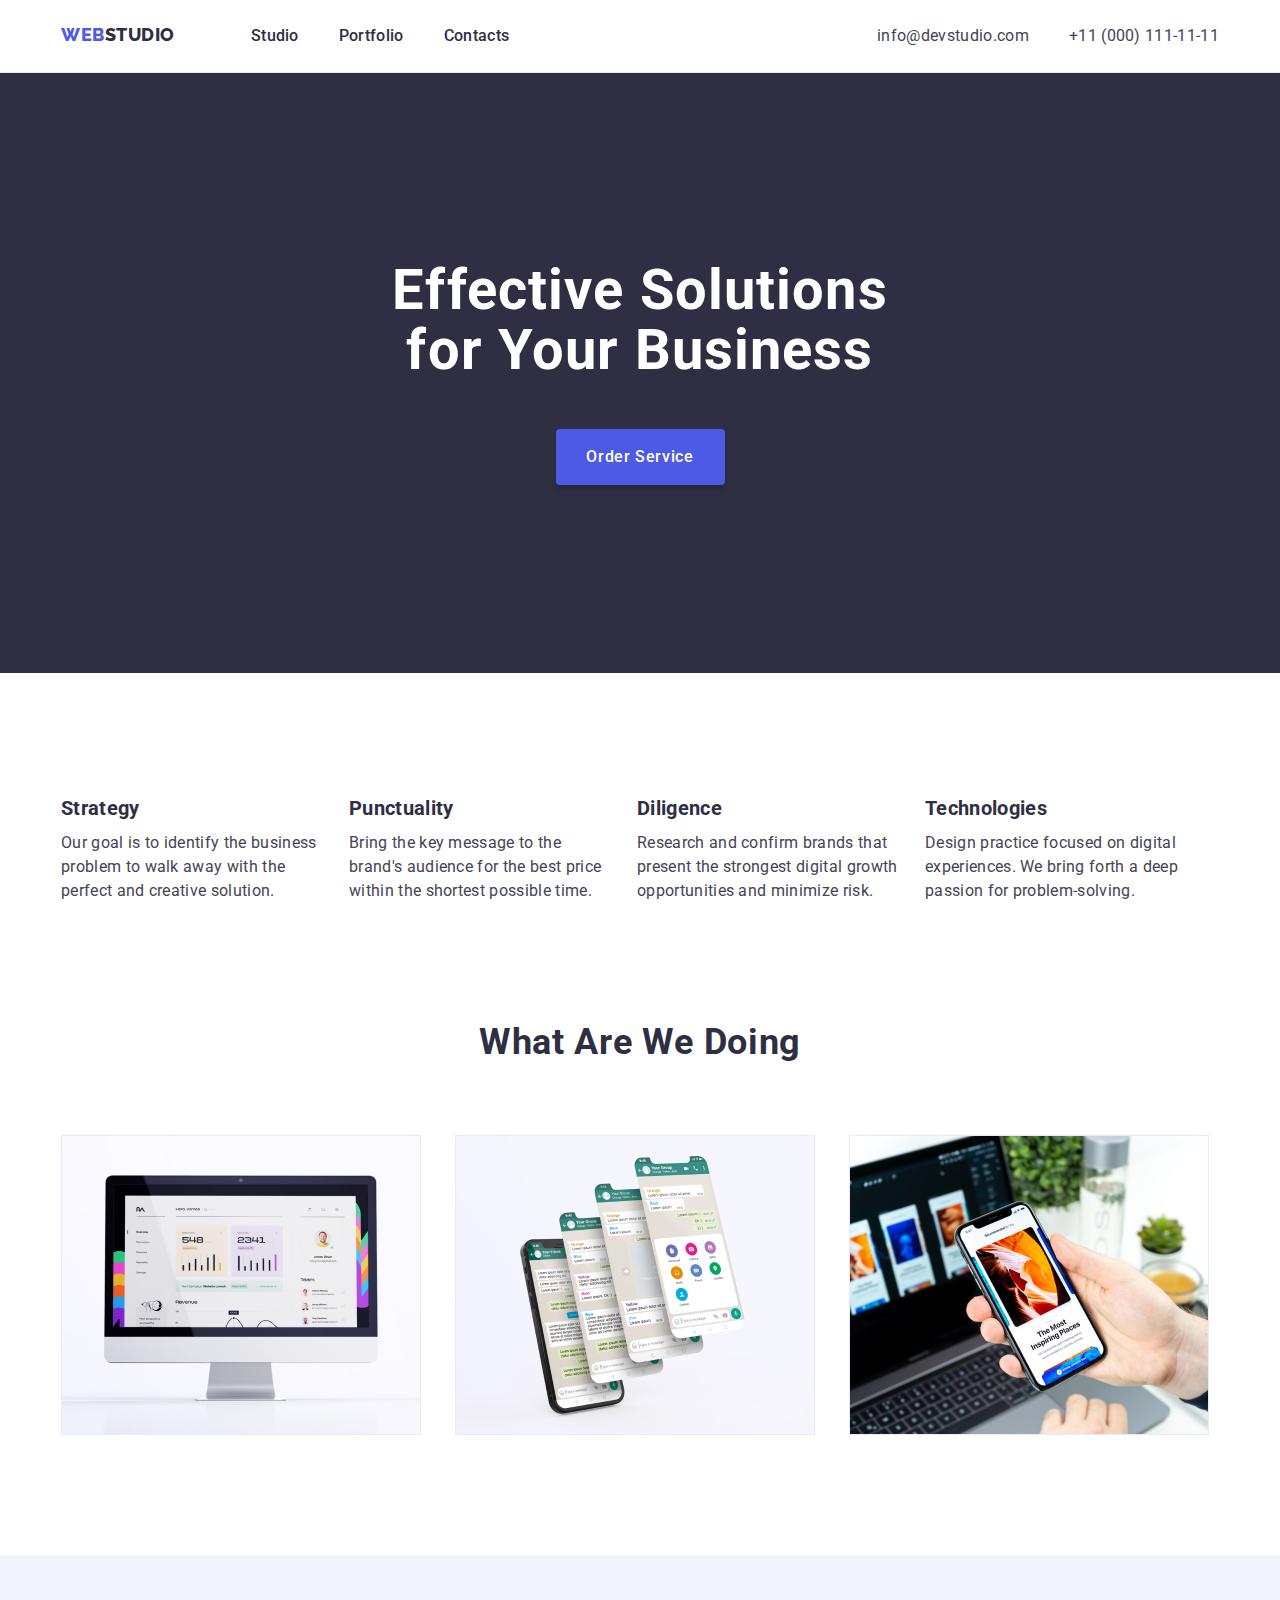
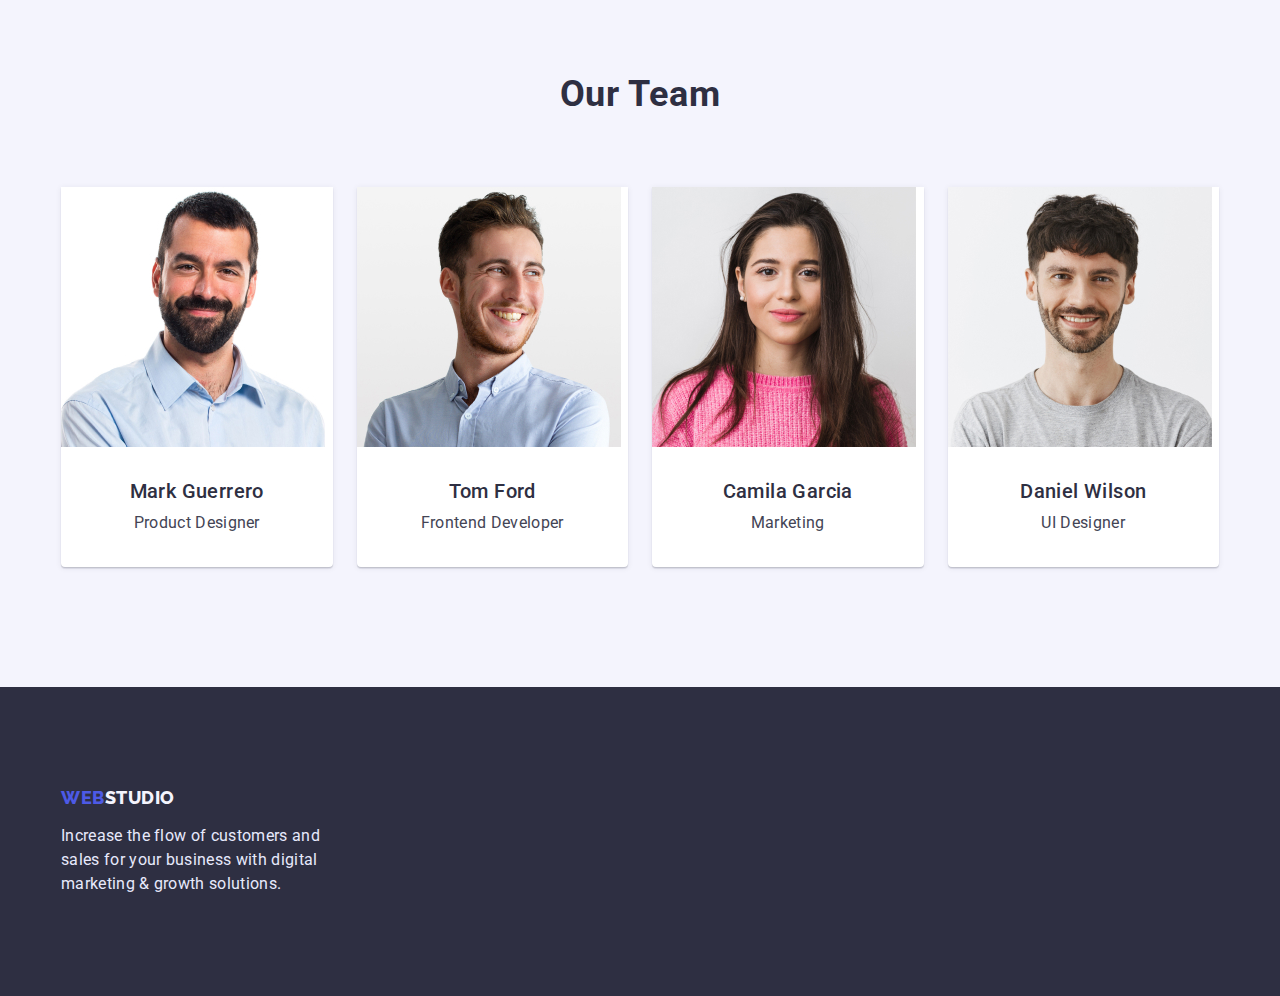
<file: index.html>
<!DOCTYPE html>
<html lang="en">
    <head>
        <meta charset="UTF-8" />
        <meta http-equiv="X-UA-Compatible" content="IE=edge" />
        <meta name="viewport" content="width=device-width, initial-scale=1.0" />
        <title>WebStusio</title>
        <link
            rel="stylesheet"
            href="https://cdnjs.cloudflare.com/ajax/libs/modern-normalize/1.1.0/modern-normalize.min.css"
            integrity="sha512-wpPYUAdjBVSE4KJnH1VR1HeZfpl1ub8YT/NKx4PuQ5NmX2tKuGu6U/JRp5y+Y8XG2tV+wKQpNHVUX03MfMFn9Q=="
            crossorigin="anonymous"
            referrerpolicy="no-referrer"
        />
        <link rel="preconnect" href="https://fonts.googleapis.com" />
        <link rel="preconnect" href="https://fonts.gstatic.com" crossorigin />
        <link href="https://fonts.googleapis.com/css2?family=Raleway:wght@800&family=Roboto:wght@400;500;700&display=swap" rel="stylesheet" />
        <link rel="stylesheet" href="./css/styles.css" />
    </head>
    <body>
        <header class="header">
            <div class="container header-container">
                <nav class="nav">
                    <a class="header-logo" href="./index.html">Web<span class="logo-sufix">Studio</span></a>
                    <ul class="nav-list">
                        <li><a class="nav-list-item" href="./index.html">Studio</a></li>
                        <li><a class="nav-list-item" href="./portfolio.html">Portfolio</a></li>
                        <li><a class="nav-list-item" href="">Contacts</a></li>
                    </ul>
                </nav>
                <address class="address">
                    <ul class="address-list">
                        <li><a class="address-list-item" href="mailto:info@devstudio.com">info@devstudio.com</a></li>
                        <li><a class="address-list-item" href="tel:+110001111111">+11 (000) 111-11-11</a></li>
                    </ul>
                </address>
            </div>
        </header>
        <main>
            <section class="hero">
                <div class="container">
                    <h1 class="hero-title">Effective Solutions for Your Business</h1>
                    <button class="hero-btn btn" type="button">Order Service</button>
                </div>
            </section>
            <section class="strategy">
                <div class="container">
                    <h2 class="visually-hidden">Strategy</h2>
                    <ul class="strategy-list">
                        <li class="strategy-list-item">
                            <h3 class="strategy-list-item-title">Strategy</h3>
                            <p>Our goal is to identify the business problem to walk away with the perfect and creative solution.</p>
                        </li>
                        <li class="strategy-list-item">
                            <h3 class="strategy-list-item-title">Punctuality</h3>
                            <p>Bring the key message to the brand's audience for the best price within the shortest possible time.</p>
                        </li>
                        <li class="strategy-list-item">
                            <h3 class="strategy-list-item-title">Diligence</h3>
                            <p>Research and confirm brands that present the strongest digital growth opportunities and minimize risk.</p>
                        </li>
                        <li class="strategy-list-item">
                            <h3 class="strategy-list-item-title">Technologies</h3>
                            <p>Design practice focused on digital experiences. We bring forth a deep passion for problem-solving.</p>
                        </li>
                    </ul>
                </div>
            </section>
            <section class="work">
                <div class="container">
                    <h2 class="work-title">What are we doing</h2>
                    <ul class="work-list">
                        <li class="work-list-item"><img src="./images/img1.jpg" alt="img1" width="360" /></li>
                        <li class="work-list-item"><img src="./images/img2.jpg" alt="img2" width="360" /></li>
                        <li class="work-list-item"><img src="./images/img3.jpg" alt="img3" width="360" /></li>
                    </ul>
                </div>
            </section>
            <section class="team">
                <div class="container">
                    <h2 class="team-title">Our Team</h2>
                    <ul class="team-list">
                        <li class="team-list-item">
                            <img src="./images/team1.jpg" alt="Mark" width="264" />
                            <div class="team-list-item-wrapper-text">
                                <h3 class="team-list-item-name">Mark Guerrero</h3>
                                <p class="team-list-item-role">Product Designer</p>
                            </div>
                        </li>
                        <li class="team-list-item">
                            <img src="./images/team2.jpg" alt="Tom" width="264" />
                            <div class="team-list-item-wrapper-text">
                                <h3 class="team-list-item-name">Tom Ford</h3>
                                <p class="team-list-item-role">Frontend Developer</p>
                            </div>
                        </li>
                        <li class="team-list-item">
                            <img src="./images/team3.jpg" alt="Camila" width="264" />
                            <div class="team-list-item-wrapper-text">
                                <h3 class="team-list-item-name">Camila Garcia</h3>
                                <p class="team-list-item-role">Marketing</p>
                            </div>
                        </li>
                        <li class="team-list-item">
                            <img src="./images/team4.jpg" alt="Daniel" width="264" />
                            <div class="team-list-item-wrapper-text">
                                <h3 class="team-list-item-name">Daniel Wilson</h3>
                                <p class="team-list-item-role">UI Designer</p>
                            </div>
                        </li>
                    </ul>
                </div>
            </section>
        </main>
        <footer class="footer">
            <div class="container">
                <a class="logo-footer" href="./index.html">Web<span class="logo-sufix-footer">Studio</span></a>
                <p class="footer-text">Increase the flow of customers and sales for your business with digital marketing & growth solutions.</p>
            </div>
        </footer>
    </body>
</html>
</file>
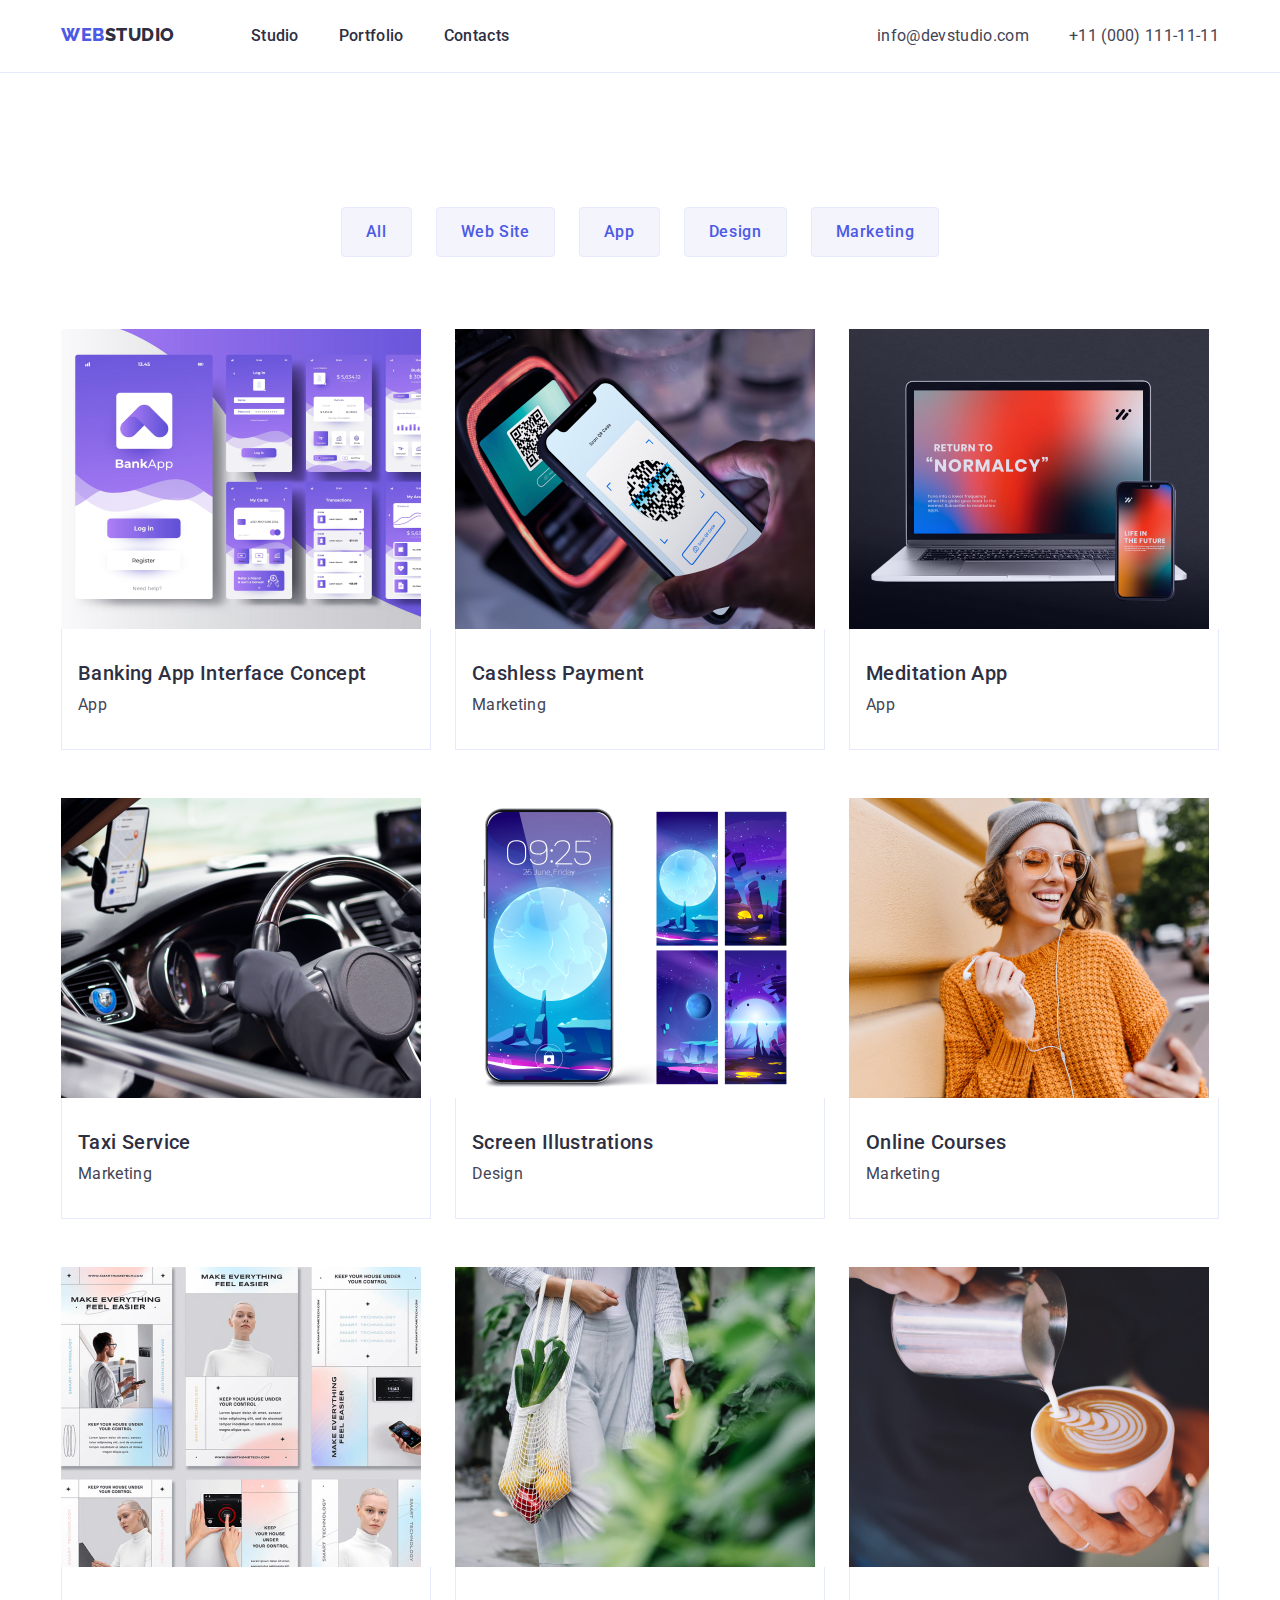
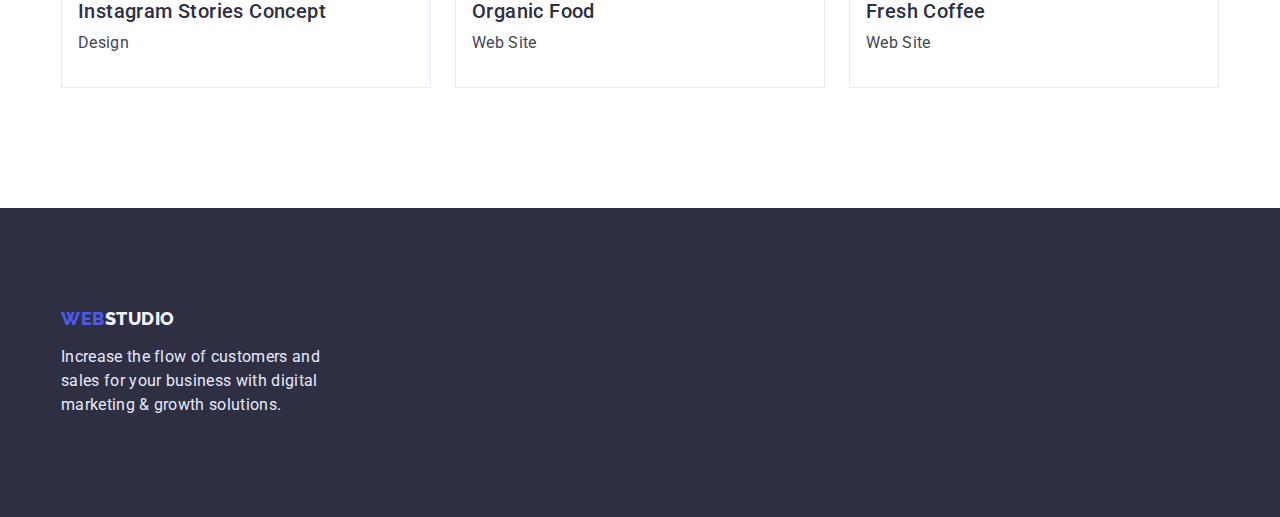
<file: portfolio.html>
<!DOCTYPE html>
<html lang="en">
    <head>
        <meta charset="UTF-8" />
        <meta http-equiv="X-UA-Compatible" content="IE=edge" />
        <meta name="viewport" content="width=device-width, initial-scale=1.0" />
        <title>WebStusio</title>
        <link
            rel="stylesheet"
            href="https://cdnjs.cloudflare.com/ajax/libs/modern-normalize/1.1.0/modern-normalize.min.css"
            integrity="sha512-wpPYUAdjBVSE4KJnH1VR1HeZfpl1ub8YT/NKx4PuQ5NmX2tKuGu6U/JRp5y+Y8XG2tV+wKQpNHVUX03MfMFn9Q=="
            crossorigin="anonymous"
            referrerpolicy="no-referrer"
        />
        <link rel="preconnect" href="https://fonts.googleapis.com" />
        <link rel="preconnect" href="https://fonts.gstatic.com" crossorigin />
        <link href="https://fonts.googleapis.com/css2?family=Raleway:wght@800&family=Roboto:wght@400;500;700&display=swap" rel="stylesheet" />
        <link rel="stylesheet" href="./css/styles.css" />
    </head>
    <body>
        <header class="header">
            <div class="container header-container">
                <nav class="nav">
                    <a class="header-logo" href="./index.html">Web<span class="logo-sufix">Studio</span></a>
                    <ul class="nav-list">
                        <li><a class="nav-list-item" href="./index.html">Studio</a></li>
                        <li><a class="nav-list-item" href="./portfolio.html">Portfolio</a></li>
                        <li><a class="nav-list-item" href="">Contacts</a></li>
                    </ul>
                </nav>
                <address class="address">
                    <ul class="address-list">
                        <li><a class="address-list-item" href="mailto:info@devstudio.com">info@devstudio.com</a></li>
                        <li><a class="address-list-item" href="tel:+110001111111">+11 (000) 111-11-11</a></li>
                    </ul>
                </address>
            </div>
        </header>
        <main>
            <section class="portfolio-section">
                <div class="container">
                    <h1 class="portfolio-title">Our portfolio</h1>
                    <ul class="btn-list">
                        <li><button class="portfolio-btn-list-item btn" type="button">All</button></li>
                        <li><button class="portfolio-btn-list-item btn" type="button">Web Site</button></li>
                        <li><button class="portfolio-btn-list-item btn" type="button">App</button></li>
                        <li><button class="portfolio-btn-list-item btn" type="button">Design</button></li>
                        <li><button class="portfolio-btn-list-item btn" type="button">Marketing</button></li>
                    </ul>
                    <ul class="portfolio-list">
                        <li class="portfolio-list-item">
                            <a href="">
                                <img src="./images/portfolio/portfolio-img-1.jpg" alt="error" width="360" />
                                <div class="portfolio-list-item-text-wrap">
                                    <h2 class="portfolio-list-item-title">Banking App Interface Concept</h2>
                                    <p class="portfolio-list-item-subtitle">App</p>
                                </div>
                            </a>
                        </li>
                        <li class="portfolio-list-item">
                            <a href="">
                                <img src="./images/portfolio/portfolio-img-2.jpg" alt="error" width="360" />
                                <div class="portfolio-list-item-text-wrap">
                                    <h2 class="portfolio-list-item-title">Cashless Payment</h2>
                                    <p class="portfolio-list-item-subtitle">Marketing</p>
                                </div>
                            </a>
                        </li>
                        <li class="portfolio-list-item">
                            <a href="">
                                <img src="./images/portfolio/portfolio-img-3.jpg" alt="error" width="360" />
                                <div class="portfolio-list-item-text-wrap">
                                    <h2 class="portfolio-list-item-title">Meditation App</h2>
                                    <p class="portfolio-list-item-subtitle">App</p>
                                </div>
                            </a>
                        </li>
                        <li class="portfolio-list-item">
                            <a href="">
                                <img src="./images/portfolio/portfolio-img-4.jpg" alt="error" width="360" />
                                <div class="portfolio-list-item-text-wrap">
                                    <h2 class="portfolio-list-item-title">Taxi Service</h2>
                                    <p class="portfolio-list-item-subtitle">Marketing</p>
                                </div>
                            </a>
                        </li>
                        <li class="portfolio-list-item">
                            <a href="">
                                <img src="./images/portfolio/portfolio-img-5.jpg" alt="error" width="360" />
                                <div class="portfolio-list-item-text-wrap">
                                    <h2 class="portfolio-list-item-title">Screen Illustrations</h2>
                                    <p class="portfolio-list-item-subtitle">Design</p>
                                </div>
                            </a>
                        </li>
                        <li class="portfolio-list-item">
                            <a href="">
                                <img src="./images/portfolio/portfolio-img-6.jpg" alt="error" width="360" />
                                <div class="portfolio-list-item-text-wrap">
                                    <h2 class="portfolio-list-item-title">Online Courses</h2>
                                    <p class="portfolio-list-item-subtitle">Marketing</p>
                                </div>
                            </a>
                        </li>
                        <li class="portfolio-list-item">
                            <a href="">
                                <img src="./images/portfolio/portfolio-img-7.jpg" alt="error" width="360" />
                                <div class="portfolio-list-item-text-wrap">
                                    <h2 class="portfolio-list-item-title">Instagram Stories Concept</h2>
                                    <p class="portfolio-list-item-subtitle">Design</p>
                                </div>
                            </a>
                        </li>
                        <li class="portfolio-list-item">
                            <a href="">
                                <img src="./images/portfolio/portfolio-img-8.jpg" alt="error" width="360" />
                                <div class="portfolio-list-item-text-wrap">
                                    <h2 class="portfolio-list-item-title">Organic Food</h2>
                                    <p class="portfolio-list-item-subtitle">Web Site</p>
                                </div>
                            </a>
                        </li>
                        <li class="portfolio-list-item">
                            <a href="">
                                <img src="./images/portfolio/portfolio-img-9.jpg" alt="error" width="360" />
                                <div class="portfolio-list-item-text-wrap">
                                    <h2 class="portfolio-list-item-title">Fresh Coffee</h2>
                                    <p class="portfolio-list-item-subtitle">Web Site</p>
                                </div>
                            </a>
                        </li>
                    </ul>
                </div>
            </section>
        </main>
        <footer class="footer">
            <div class="container">
                <a class="logo-footer" href="./index.html">Web<span class="logo-sufix-footer">Studio</span></a>
                <p class="footer-text">Increase the flow of customers and sales for your business with digital marketing & growth solutions.</p>
            </div>
        </footer>
    </body>
</html>
</file>
<file: css/styles.css>
:root {
    --color-iris: #4d5ae5;
    --color-ocean: #404bbf;
    --color-navy-blue: #2e2f42;
    --color-green: #31d0aa;
    --color-slate: #434455;
    --color-light-slate: #8e8f99;
    --color-cornflower: #e7e9fc;
    --color-cloud: #f4f4fd;
    --color-navy-blue-modal: #2e2f42;
    --color-grey: #2e2f42;
}

/* ?----------------------GENERAL---------------------- */
body {
    font-family: 'Roboto', sans-serif;
    color: #434455;
    margin: 0;
}

a {
    text-decoration: none;
    color: var(--color-navy-blue);
}

li {
    list-style: none;
}

.btn {
    cursor: pointer;
}

p,
h1,
h2,
h3,
h4,
h5,
h6 {
    margin: 0;
}

ul {
    padding-left: 0;
    margin: 0;
}

.container {
    width: 1158px;
    margin: 0 auto;
    padding: 0 15px;
}

.visually-hidden {
    position: absolute;
    width: 1px;
    height: 1px;
    margin: -1px;
    border: 0;
    padding: 0;

    white-space: nowrap;
    clip-path: inset(100%);
    clip: rect(0 0 0 0);
    overflow: hidden;
}

img {
    display: block;
    max-width: 100%;
    height: auto;
}

/* ?----------------------HEADER---------------------- */

.header {
    border-bottom: var(--color-cornflower) solid 1px;
    padding: 24px 0;
}

.header-container {
    display: flex;
    justify-content: space-between;
}

.nav {
    display: flex;
}

.nav-list {
    display: flex;
    gap: 40px;
}

.header-logo {
    font-family: 'Raleway', sans-serif;
    font-weight: 800;
    font-size: 18px;
    line-height: 1.17;
    letter-spacing: 0.03em;
    text-transform: uppercase;
    color: var(--color-iris);
    margin-right: 76px;
}

.logo-sufix {
    color: var(--color-navy-blue);
}

.nav-list-item {
    font-weight: 500;
    font-size: 16px;
    line-height: 1.5;
    letter-spacing: 0.02em;
}

.nav-list-item:is(:hover, :focus) {
    color: var(--color-ocean);
}

.address {
    font-style: normal;
}

.address-list {
    display: flex;
    gap: 40px;
}

.address-list-item {
    font-style: normal;
    line-height: 1.5;
    letter-spacing: 0.02em;
    color: var(--color-slate);
}

.address-list-item:is(:hover, :focus) {
    color: var(--color-ocean);
}

/* ?----------------------HERO---------------------- */
.hero {
    background-color: var(--color-navy-blue);
    padding: 188px 0;
}

.hero-title {
    font-size: 56px;
    line-height: 1.07;
    text-align: center;
    letter-spacing: 0.02em;
    color: #ffffff;
    width: 496px;

    margin: 0 auto;
    margin-bottom: 48px;
}

.hero-btn {
    background: var(--color-iris);
    box-shadow: 0px 4px 4px rgba(0, 0, 0, 0.15);
    border-radius: 4px;
    border: none;

    font-family: 'Roboto', sans-serif;
    font-weight: 500;
    font-size: 16px;
    line-height: 1.5;
    letter-spacing: 0.04em;
    color: #ffffff;
    width: 169px;
    height: 56px;
    display: block;
    margin: 0 auto;
}

.hero-btn:is(:hover, :focus) {
    background-color: var(--color-ocean);
}

/* ?----------------------STRATEGY---------------------- */

.strategy {
    padding: 120px 0;
}

.strategy-list {
    display: flex;
    gap: 24px;
}

.strategy-list-item {
    line-height: 1.5;
    letter-spacing: 0.02em;
    color: var(--color-slate);
    width: 264px;
}

.strategy-list-item-title {
    margin-bottom: 8px;
    font-size: 20px;
    color: var(--color-navy-blue);
}

/* ?----------------------WORK---------------------- */

.work {
    padding-bottom: 120px;
}

.work-title {
    font-size: 36px;
    line-height: 1.11;
    text-align: center;
    letter-spacing: 0.02em;
    text-transform: capitalize;
    color: var(--color-navy-blue);
    margin-bottom: 72px;
}

.work-list {
    display: flex;
    gap: 24px;
}

.work-list-item {
    width: calc((100% - 24px * 2) / 3);
}

/* ?----------------------TEAM---------------------- */

.team {
    background-color: var(--color-cloud);
    padding: 120px 0;
}

.team-title {
    font-size: 36px;
    line-height: 1.11;
    text-align: center;
    letter-spacing: 0.02em;
    text-transform: capitalize;
    color: var(--color-navy-blue);
    margin-bottom: 72px;
}

.team-list {
    display: flex;
    gap: 24px;
    justify-content: center;
}

.team-list-item {
    background-color: #ffffff;
    box-shadow: 0px 1px 6px rgba(46, 47, 66, 0.08), 0px 1px 1px rgba(46, 47, 66, 0.16), 0px 2px 1px rgba(46, 47, 66, 0.08);
    border-radius: 0px 0px 4px 4px;
    width: calc((100% - 24px * 3) / 4);
}

.team-list-item-wrapper-text {
    padding: 32px 16px;
}

.team-list-item-name {
    font-weight: 500;
    font-size: 20px;
    line-height: 1.2;
    text-align: center;
    letter-spacing: 0.02em;
    color: var(--color-navy-blue);

    margin-bottom: 8px;
}

.team-list-item-role {
    line-height: 1.5;
    text-align: center;
    letter-spacing: 0.02em;
    color: var(--color-slate);
}

/* ?----------------------FOOTER---------------------- */

.footer {
    background-color: var(--color-navy-blue);
    padding: 100px 0;
}

.logo-footer {
    font-family: 'Raleway', sans-serif;
    font-style: normal;
    font-weight: 800;
    font-size: 18px;
    line-height: 1.17;
    letter-spacing: 0.03em;
    text-transform: uppercase;

    color: var(--color-iris);
}

.footer-text {
    margin-top: 16px;
    line-height: 1.5;
    letter-spacing: 0.02em;
    color: var(--color-cornflower);
    width: 264px;
}

.logo-sufix-footer {
    color: var(--color-cloud);
}

/* ?----------------------PORTFOLIO---------------------- */

.portfolio-section {
    padding: 96px 0 120px;
}

.portfolio-title {
    visibility: hidden;
}

.btn-list {
    margin-bottom: 72px;
    display: flex;
    gap: 24px;
    justify-content: center;
}

.portfolio-btn-list-item {
    padding: 12px 24px 12px 24px;
    background: var(--color-cloud);
    border: 1px solid var(--color-cornflower);
    border-radius: 4px;
    color: var(--color-iris);
    font-family: 'Roboto', sans-serif;
    font-style: normal;
    font-weight: 500;
    font-size: 16px;
    line-height: 1.5;
    letter-spacing: 0.04em;
}

.portfolio-btn-list-item:is(:hover, :focus) {
    background: var(--color-ocean);
    box-shadow: 0px 3px 1px rgba(0, 0, 0, 0.1), 0px 2px 1px rgba(0, 0, 0, 0.08), 0px 2px 2px rgba(0, 0, 0, 0.12);
    border-radius: 4px;
    color: #ffffff;
    border-color: transparent;
}

.portfolio-list {
    display: flex;
    flex-wrap: wrap;
    gap: 48px 24px;
    justify-content: center;
    justify-items: center;
}

.portfolio-list-item {
    width: calc((100% - 2 * 24px) / 3);
}

.portfolio-list-item-text-wrap {
    border: 1px solid var(--color-cornflower);
    border-top: none;
    padding: 32px 0 32px 16px;
}

.portfolio-list-item-title {
    font-size: 20px;
    line-height: 1.2;
    font-weight: 500;
    letter-spacing: 0.02em;
    margin-bottom: 8px;
}

.portfolio-list-item-subtitle {
    color: var(--color-slate);
    line-height: 1.5;
    letter-spacing: 0.02em;
}
</file>
